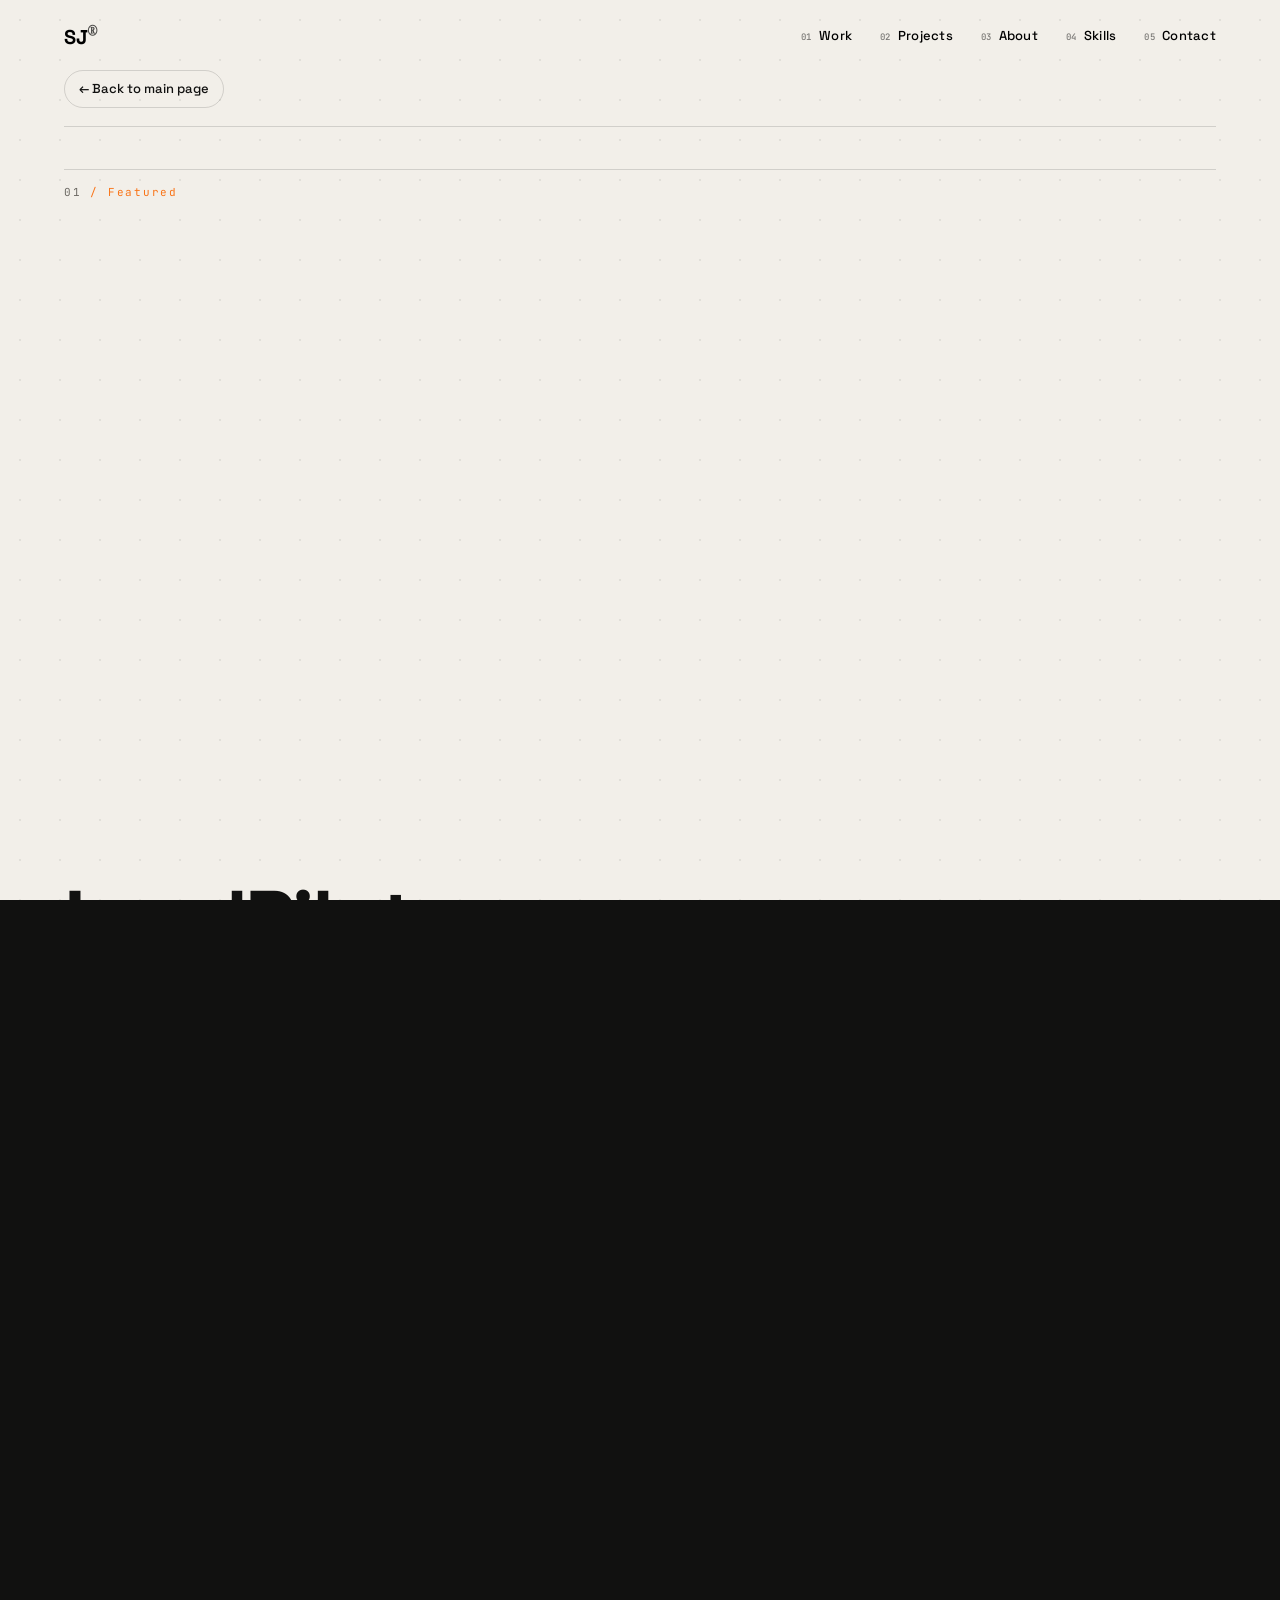
<file: project-view.html>
<!DOCTYPE html>
<html lang="en">
<head>
  <meta charset="UTF-8">
  <meta name="viewport" content="width=device-width, initial-scale=1.0">
  <title>Project Details — Sneha Jindal</title>
  <meta name="description" content="Project details by Sneha Jindal.">
  <link rel="icon" type="image/svg+xml" href="favicon.svg">
  <link rel="preconnect" href="https://fonts.googleapis.com">
  <link rel="preconnect" href="https://fonts.gstatic.com" crossorigin>
  <link href="https://fonts.googleapis.com/css2?family=Space+Grotesk:wght@400;500;600;700&family=Instrument+Serif:ital@0;1&family=JetBrains+Mono:wght@400;500&display=swap" rel="stylesheet">
  <link rel="stylesheet" href="css/style.css">
</head>
<body>
  <div class="grid-bg"></div>
  <div class="section-transition"></div>

  <header class="nav" id="nav">
    <a href="index.html#top" class="nav-logo" data-cursor="hover">SJ<em>®</em></a>
    <nav class="nav-links">
      <a href="index.html#work" data-cursor="hover"><span>01</span> Work</a>
      <a href="index.html#work" data-cursor="hover"><span>02</span> Projects</a>
      <a href="index.html#about" data-cursor="hover"><span>03</span> About</a>
      <a href="index.html#skills" data-cursor="hover"><span>04</span> Skills</a>
      <a href="index.html#contact" data-cursor="hover"><span>05</span> Contact</a>
    </nav>
    <button class="nav-toggle" id="navToggle" aria-label="Menu">
      <span></span><span></span>
    </button>
  </header>

  <div class="mobile-menu" id="mobileMenu">
    <a href="index.html#work">Work</a>
    <a href="index.html#work">Projects</a>
    <a href="index.html#about">About</a>
    <a href="index.html#skills">Skills</a>
    <a href="index.html#markets">Markets</a>
    <a href="index.html#life">Life</a>
    <a href="index.html#contact">Contact</a>
    <div class="mobile-socials">
      <a href="https://github.com/Snehajindl24" target="_blank">GitHub</a>
      <a href="https://linkedin.com/in/sneha-jindal-ab0595358" target="_blank">LinkedIn</a>
    </div>
  </div>

  <main class="detail-shell" id="top">
    <div class="detail-topbar">
      <div class="back-links">
        <a href="index.html#work" class="back-link" data-cursor="hover">← Back to main page</a>
      </div>
    </div>

    <div id="project-detail"></div>
  </main>

  <script>
    const navToggle = document.getElementById('navToggle');
    const mobileMenu = document.getElementById('mobileMenu');
    if (navToggle && mobileMenu) {
      navToggle.addEventListener('click', () => {
        navToggle.classList.toggle('open');
        mobileMenu.classList.toggle('open');
      });
      mobileMenu.querySelectorAll('a').forEach(link => {
        link.addEventListener('click', () => {
          navToggle.classList.remove('open');
          mobileMenu.classList.remove('open');
        });
      });
    }
  </script>
  <script>
    const projectData = {
      leadpilot: {
        index: '01',
        title: 'LeadPilot',
        featured: true,
        type: 'AI-Powered CRM · Full-Stack SaaS',
        desc: 'A production CRM that helps sales teams manage leads, track deals on a Kanban pipeline, and get AI-generated insights on where revenue is leaking. Built end-to-end, deployed to the cloud, and installable as a PWA on any device.',
        bullets: [
          'Full auth system, multi-company workspaces, lead CRUD & drag-drop deal pipeline',
          'Google Gemini API integration generating live pipeline health insights',
          'Migrated SQLite → cloud PostgreSQL; deployed on Render with CI from GitHub',
          'Progressive Web App — custom manifest, service worker & installable on mobile'
        ],
        stack: ['Python','Flask','PostgreSQL','Supabase','Gemini API','SQLAlchemy','JavaScript','PWA','Render'],
        liveUrl: 'https://leadpilot-56ml.onrender.com',
        githubUrl: 'https://github.com/Snehajindl24/LeadPilot',
        images: ['leadpilot-1.jpg','leadpilot-2.jpg','leadpilot-3.jpg','leadpilot-4.jpg']
      },
      stockpulse: {
        index: '02',
        title: 'StockPulse',
        featured: true,
        type: 'AI Signal Room · Fintech · LLM',
        desc: 'An AI-powered stock sentiment analyzer that turns market noise into a signal. Enter any US ticker → get real-time price data, aggregated news headlines, and a Llama 3.3 70B generated BUY / HOLD / SELL verdict with confidence scoring — bridging my CS stack with my derivatives coursework.',
        bullets: [
          'Real-time stock data (Finnhub) + news aggregation (NewsAPI) + LLM sentiment (Groq / Llama 3.3 70B)',
          'Persistent watchlist, compare mode (up to 4 tickers), sentiment history with interactive SVG charts',
          'Signal feed that surfaces meaningful shifts across tracked tickers over time',
          'Deployed as an installable PWA on Render with service-worker caching & smart install prompts'
        ],
        stack: ['Python','Flask','Groq','Llama 3.3 70B','Finnhub API','NewsAPI','Vanilla JS','SVG','PWA','Render'],
        liveUrl: 'https://stockpulse-fqgk.onrender.com',
        githubUrl: 'https://github.com/Snehajindl24/StockPulse',
        images: ['stockpulse-1.jpg','stockpulse-2.jpg','stockpulse-3.jpg','stockpulse-4.jpg']
      },
      watermarking: {
        index: '03',
        title: 'Invisible & Robust Watermarking',
        featured: false,
        type: 'Computer Vision · Deep Learning',
        desc: 'A watermarking system that hides ownership data inside images invisibly — and survives compression, cropping and noise. Built on DWT + SVD with a CNN-based decoder. Team project · certified by Thapar Institute.',
        bullets: [
          'PSNR > 38 dB across 200+ test images',
          'DWT + SVD embedding with CNN decoder for extraction',
          'Web interface for image upload & watermark verification',
          'Robustness benchmarked with PSNR, SSIM & BER metrics'
        ],
        stack: ['Python','OpenCV','TensorFlow','NumPy','DWT','SVD'],
        liveUrl: 'https://invisible-watermarking-psi.vercel.app/',
        githubUrl: 'https://github.com/samiksha-bansal1/Invisible-Watermarking',
        images: ['watermarking-1.jpg','watermarking-2.jpg']
      },
      finsight: {
        index: '04',
        title: 'Financial Statement Analytics',
        featured: false,
        type: 'Financial Statement Analytics · Power BI Dashboard',
        desc: 'A full-stack financial analytics dashboard that turns raw multi-sector financial statements into an interactive risk and performance report. Covers 8 NSE-listed companies across IT, Banking and FMCG — from automated Python ETL through a star-schema data model to a 4-page interactive Power BI report with drill-through analysis and a composite financial health score.',
        bullets: [
          'Automated ETL pipeline in Python (yfinance) feeding a star-schema model — 3 fact tables, 2 dimension tables — for scalable multi-sector reporting',
          '15+ custom DAX measures (ROE, margins, Debt-to-Equity, Free Cash Flow, YoY growth) plus a composite Financial Health Score with Red/Amber/Green risk flags',
          '4-page interactive Power BI report: executive KPI overview, trend analysis with a what-if margin stress simulator, sector benchmarking heatmap, and company-level drill-through',
          'Surfaced a cross-sector insight that sector averages mask firm-level performance gaps (e.g. Wipro\'s Health Score of 70 vs. sector-leading TCS/Infosys at 100)'
        ],
        stack: ['Python','yfinance','pandas','Power BI','Power Query (M)','DAX','Star Schema'],
        liveUrl: null,
        githubUrl: 'https://github.com/Snehajindl24/financial-statement-analytics-powerbi',
        images: ['finsight-1.jpg','finsight-2.jpg','finsight-3.jpg','finsight-4.jpg']
      }
    };

    const slug = new URLSearchParams(window.location.search).get('slug') || 'leadpilot';
    const project = projectData[slug] || projectData.leadpilot;
    const detail = document.getElementById('project-detail');

    const renderBadges = (project) => {
      const live = project.liveUrl ? `<a href="${project.liveUrl}" target="_blank" class="link-arrow" data-cursor="hover">Live Site <i>↗</i></a>` : '';
      return `${live}<a href="${project.githubUrl}" target="_blank" class="link-arrow" data-cursor="hover">GitHub <i>↗</i></a>`;
    };

    const renderGallery = (images) => {
      const items = images.map((src, index) => `<img class="g-img ${index === 0 ? 'is-active' : ''}" src="assets/images/projects/${src}" alt="${project.title} ${index + 1}" onerror="this.style.opacity=0">`).join('');
      const dots = images.map((_, index) => `<button class="g-dot ${index === 0 ? 'is-active' : ''}" data-idx="${index}" aria-label="Image ${index + 1}"></button>`).join('');
      return `
        <div class="project-media media" data-label="projects/${images[0].split('-')[0]}.jpg" data-cursor="view">
          <div class="tilt-inner">
            <div class="gallery" data-gallery>
              ${items}
              <div class="g-dots">${dots}</div>
            </div>
            ${project.liveUrl ? '<span class="live-badge"><i></i> Live</span>' : ''}
            <div class="hover-label"><span>View Project →</span></div>
          </div>
        </div>
      `;
    };

    detail.innerHTML = `
      <article class="project ${project.featured ? 'featured' : ''} detail-project">
        <div class="project-index">${project.index}${project.featured ? ' <em>/ Featured</em>' : ''}</div>
        ${renderGallery(project.images)}
        <div class="project-info">
          <h3>${project.title}</h3>
          <p class="project-type">${project.type}</p>
          <p class="project-desc">${project.desc}</p>
          <ul class="project-points">
            ${project.bullets.map(item => `<li>${item}</li>`).join('')}
          </ul>
          <div class="stack">
            ${project.stack.map(tag => `<span>${tag}</span>`).join('')}
          </div>
          <div class="project-links">
            ${renderBadges(project)}
          </div>
        </div>
      </article>
    `;

    document.title = `${project.title} — Sneha Jindal`;

    document.querySelectorAll('[data-gallery]').forEach(gallery => {
      const imgs = gallery.querySelectorAll('.g-img');
      const dots = gallery.querySelectorAll('.g-dot');
      if (imgs.length <= 1) return;
      let idx = 0;
      const go = (next) => {
        idx = (next + imgs.length) % imgs.length;
        imgs.forEach((img, i) => img.classList.toggle('is-active', i === idx));
        dots.forEach((dot, i) => dot.classList.toggle('is-active', i === idx));
      };
      dots.forEach(dot => {
        dot.addEventListener('click', (event) => {
          event.preventDefault();
          go(Number(dot.dataset.idx));
        });
      });
      setInterval(() => go(idx + 1), 3200);
    });
  </script>
</body>
</html>
</file>
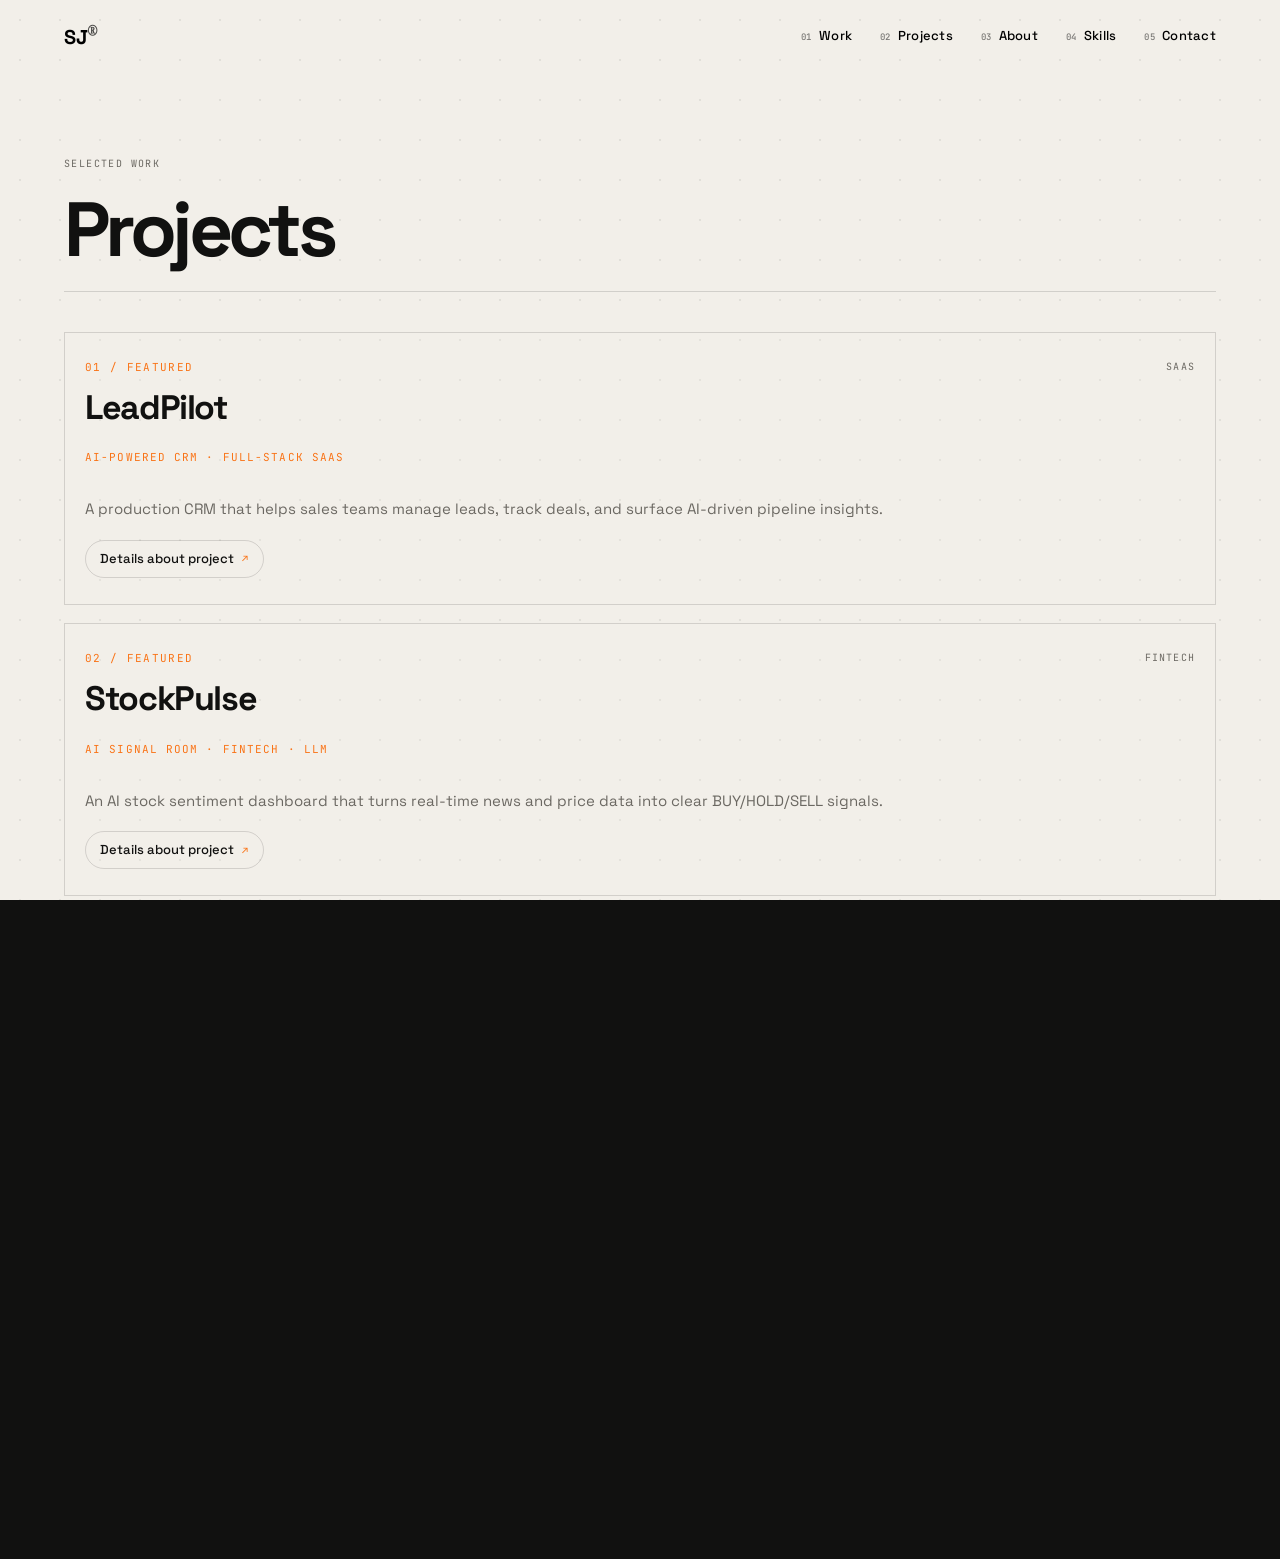
<file: projects.html>
<!DOCTYPE html>
<html lang="en">
<head>
  <meta charset="UTF-8">
  <meta name="viewport" content="width=device-width, initial-scale=1.0">
  <title>Projects — Sneha Jindal</title>
  <meta name="description" content="Selected projects by Sneha Jindal — product, fintech, ML, analytics and full-stack work.">
  <link rel="icon" type="image/svg+xml" href="favicon.svg">
  <link rel="preconnect" href="https://fonts.googleapis.com">
  <link rel="preconnect" href="https://fonts.gstatic.com" crossorigin>
  <link href="https://fonts.googleapis.com/css2?family=Space+Grotesk:wght@400;500;600;700&family=Instrument+Serif:ital@0;1&family=JetBrains+Mono:wght@400;500&display=swap" rel="stylesheet">
  <link rel="stylesheet" href="css/style.css">
</head>
<body>
  <div class="grid-bg"></div>
  <div class="section-transition"></div>

  <header class="nav" id="nav">
    <a href="index.html#top" class="nav-logo" data-cursor="hover">SJ<em>®</em></a>
    <nav class="nav-links">
      <a href="index.html#work" data-cursor="hover"><span>01</span> Work</a>
      <a href="index.html#work" data-cursor="hover"><span>02</span> Projects</a>
      <a href="index.html#about" data-cursor="hover"><span>03</span> About</a>
      <a href="index.html#skills" data-cursor="hover"><span>04</span> Skills</a>
      <a href="index.html#contact" data-cursor="hover"><span>05</span> Contact</a>
    </nav>
    <button class="nav-toggle" id="navToggle" aria-label="Menu">
      <span></span><span></span>
    </button>
  </header>

  <div class="mobile-menu" id="mobileMenu">
    <a href="index.html#work">Work</a>
    <a href="index.html#work">Projects</a>
    <a href="index.html#about">About</a>
    <a href="index.html#skills">Skills</a>
    <a href="index.html#markets">Markets</a>
    <a href="index.html#life">Life</a>
    <a href="index.html#contact">Contact</a>
    <div class="mobile-socials">
      <a href="https://github.com/Snehajindl24" target="_blank">GitHub</a>
      <a href="https://linkedin.com/in/sneha-jindal-ab0595358" target="_blank">LinkedIn</a>
    </div>
  </div>

  <main class="project-page-shell" id="top">
    <section class="project-archive-header">
      <span class="project-archive-kicker">Selected work</span>
      <h1 class="project-archive-title">Projects</h1>
    </section>

    <div class="project-archive-grid">
      <article class="archive-card">
        <div class="archive-card-top">
          <div class="archive-card-index">01 / Featured</div>
          <span class="archive-card-kicker">SaaS</span>
        </div>
        <h3>LeadPilot</h3>
        <p class="project-type">AI-Powered CRM · Full-Stack SaaS</p>
        <p class="archive-card-desc">A production CRM that helps sales teams manage leads, track deals, and surface AI-driven pipeline insights.</p>
        <div class="archive-card-links">
          <a href="project-view.html?slug=leadpilot" class="archive-card-link" data-cursor="hover">Details about project <i>↗</i></a>
        </div>
      </article>

      <article class="archive-card">
        <div class="archive-card-top">
          <div class="archive-card-index">02 / Featured</div>
          <span class="archive-card-kicker">Fintech</span>
        </div>
        <h3>StockPulse</h3>
        <p class="project-type">AI Signal Room · Fintech · LLM</p>
        <p class="archive-card-desc">An AI stock sentiment dashboard that turns real-time news and price data into clear BUY/HOLD/SELL signals.</p>
        <div class="archive-card-links">
          <a href="project-view.html?slug=stockpulse" class="archive-card-link" data-cursor="hover">Details about project <i>↗</i></a>
        </div>
      </article>

      <article class="archive-card">
        <div class="archive-card-top">
          <div class="archive-card-index">03</div>
          <span class="archive-card-kicker">CV</span>
        </div>
        <h3>Invisible &amp; Robust Watermarking</h3>
        <p class="project-type">Computer Vision · Deep Learning</p>
        <p class="archive-card-desc">A robust image watermarking system built to survive compression, noise, and cropping while staying visually invisible.</p>
        <div class="archive-card-links">
          <a href="project-view.html?slug=watermarking" class="archive-card-link" data-cursor="hover">Details about project <i>↗</i></a>
        </div>
      </article>

      <article class="archive-card">
        <div class="archive-card-top">
          <div class="archive-card-index">04</div>
          <span class="archive-card-kicker">Analytics</span>
        </div>
        <h3>Financial Statement Analytics</h3>
        <p class="project-type">Financial Statement Analytics · Power BI Dashboard</p>
        <p class="archive-card-desc">A dashboard that transforms multi-company financial statements into a comparable risk and performance view.</p>
        <div class="archive-card-links">
          <a href="project-view.html?slug=finsight" class="archive-card-link" data-cursor="hover">Details about project <i>↗</i></a>
        </div>
      </article>
    </div>
  </main>

  <script>
    const navToggle = document.getElementById('navToggle');
    const mobileMenu = document.getElementById('mobileMenu');
    if (navToggle && mobileMenu) {
      navToggle.addEventListener('click', () => {
        navToggle.classList.toggle('open');
        mobileMenu.classList.toggle('open');
      });
      mobileMenu.querySelectorAll('a').forEach(link => {
        link.addEventListener('click', () => {
          navToggle.classList.remove('open');
          mobileMenu.classList.remove('open');
        });
      });
    }
  </script>
</body>
</html>
</file>
<file: css/style.css>
/* ══════════════════════════════════════════
   SNEHA JINDAL — PORTFOLIO v2 (award mode)
══════════════════════════════════════════ */

:root{
  --cream:#F2EFE9;
  --cream-2:#E8E3D9;
  --ink:#111110;
  --ink-soft:#6B6862;
  --line:rgba(17,17,16,.14);
  --accent:#F97316;

  --f-sans:'Space Grotesk',system-ui,sans-serif;
  --f-serif:'Instrument Serif',Georgia,serif;
  --f-mono:'JetBrains Mono',monospace;

  --pad:clamp(20px,5vw,90px);
  --ease:cubic-bezier(.22,1,.36,1);
}

*,*::before,*::after{margin:0;padding:0;box-sizing:border-box}

html{-webkit-font-smoothing:antialiased;text-rendering:optimizeLegibility}
html.lenis,html.lenis body{height:auto}
.lenis.lenis-smooth{scroll-behavior:auto!important}

body{
  font-family:var(--f-sans);
  background:var(--cream);
  color:var(--ink);
  overflow-x:hidden;
  line-height:1.55;
  position:relative;
}
body.loading{overflow:hidden;height:100vh}

img{display:block;width:100%;height:100%;object-fit:cover}
a{color:inherit;text-decoration:none}
button{font:inherit;cursor:pointer;border:0;background:none;color:inherit}
::selection{background:var(--accent);color:#fff}

.serif-i{font-family:var(--f-serif);font-style:italic;font-weight:400;letter-spacing:-.01em}

::-webkit-scrollbar{width:8px}
::-webkit-scrollbar-track{background:var(--cream-2)}
::-webkit-scrollbar-thumb{background:var(--ink);border-radius:8px}

/* ══════════ 🆕 INTERACTIVE GRID BACKGROUND ══════════ */
.grid-bg{
  position:fixed;inset:0;z-index:0;pointer-events:none;
  background-image:
    radial-gradient(circle at center, rgba(17,17,16,.14) 1px, transparent 1.5px);
  background-size:40px 40px;
  opacity:.5;
  -webkit-mask-image:radial-gradient(circle var(--mx,-100px) var(--my,-100px), rgba(0,0,0,1) 0, rgba(0,0,0,.15) 200px, rgba(0,0,0,.03) 400px);
          mask-image:radial-gradient(circle var(--mx,-100px) var(--my,-100px), rgba(0,0,0,1) 0, rgba(0,0,0,.15) 200px, rgba(0,0,0,.03) 400px);
  transition:opacity .4s;
}
@media(max-width:900px){.grid-bg{display:none}}
main{position:relative;z-index:1}
.nav,.preloader,.cursor,.mobile-menu,.toast,.section-transition{z-index:auto}

/* ══════════ 🆕 SECTION TRANSITION SLIDE ══════════ */
.section-transition{
  position:fixed;inset:0;background:var(--ink);z-index:800;
  transform:translateY(100%);pointer-events:none;
  will-change:transform;
}

/* ══════════ PRELOADER ══════════ */
.preloader{
  position:fixed;inset:0;z-index:9999;background:var(--ink);
  display:flex;align-items:center;justify-content:center;
}
.pre-inner{width:min(420px,80vw);text-align:center;color:var(--cream)}
.pre-name{display:flex;justify-content:center;gap:.08em;font-size:clamp(28px,6vw,48px);font-weight:700;letter-spacing:.14em}
.pre-name span{opacity:0;transform:translateY(24px);animation:preIn .7s var(--ease) forwards}
.pre-name span:nth-child(1){animation-delay:.05s}
.pre-name span:nth-child(2){animation-delay:.12s}
.pre-name span:nth-child(3){animation-delay:.19s}
.pre-name span:nth-child(4){animation-delay:.26s}
.pre-name span:nth-child(5){animation-delay:.33s}
@keyframes preIn{to{opacity:1;transform:translateY(0)}}
.pre-bar{margin:26px 0 12px;height:2px;background:rgba(242,239,233,.2);overflow:hidden}
.pre-bar-fill{height:100%;width:0;background:var(--accent)}
.pre-count{font-family:var(--f-mono);font-size:12px;letter-spacing:.1em;opacity:.6}

/* ══════════ CURSOR ══════════ */
.cursor{
  position:fixed;top:0;left:0;width:12px;height:12px;border-radius:50%;
  background:var(--ink);pointer-events:none;z-index:9998;
  transform:translate(-50%,-50%);mix-blend-mode:difference;
  transition:width .3s var(--ease),height .3s var(--ease),background .3s;
  display:flex;align-items:center;justify-content:center;
}
.cursor.hover{width:56px;height:56px;background:var(--accent);mix-blend-mode:normal}
.cursor.view{width:96px;height:96px;background:var(--ink);mix-blend-mode:normal}
.cursor-label{
  font-family:var(--f-mono);font-size:10px;letter-spacing:.12em;text-transform:uppercase;
  color:var(--cream);opacity:0;transition:opacity .2s;white-space:nowrap;
}
.cursor.view .cursor-label{opacity:1}
@media(hover:none),(max-width:900px){.cursor{display:none}}

/* ══════════ NAV ══════════ */
.nav{
  position:fixed;top:0;left:0;right:0;z-index:900;
  display:flex;align-items:center;justify-content:space-between;
  padding:22px var(--pad);
  mix-blend-mode:difference;color:var(--cream);
  transition:transform .5s var(--ease);
}
.nav.hidden{transform:translateY(-120%)}
.nav-logo{font-weight:700;font-size:20px;letter-spacing:-.02em}
.nav-logo em{font-family:var(--f-serif);font-size:12px;vertical-align:super;opacity:.7}
.nav-links{display:flex;gap:28px}
.nav-links a{
  font-size:13px;font-weight:500;letter-spacing:.02em;position:relative;padding-bottom:3px;
}
.nav-links a span{font-family:var(--f-mono);font-size:9px;opacity:.5;margin-right:4px}
.nav-links a::after{
  content:'';position:absolute;left:0;bottom:0;height:1px;width:0;background:currentColor;
  transition:width .4s var(--ease);
}
.nav-links a:hover::after{width:100%}

.nav-toggle{display:none;flex-direction:column;gap:5px;width:26px;z-index:901}
.nav-toggle span{display:block;height:1.5px;background:currentColor;transition:.35s var(--ease)}
.nav-toggle.open span:nth-child(1){transform:translateY(3.2px) rotate(45deg)}
.nav-toggle.open span:nth-child(2){transform:translateY(-3.2px) rotate(-45deg)}

.mobile-menu{
  position:fixed;inset:0;background:var(--ink);z-index:890;
  display:flex;flex-direction:column;justify-content:center;gap:6px;padding:0 var(--pad);
  clip-path:inset(0 0 100% 0);transition:clip-path .7s var(--ease);
}
.mobile-menu.open{clip-path:inset(0 0 0 0)}
.mobile-menu a{color:var(--cream);font-size:clamp(34px,9vw,56px);font-weight:600;letter-spacing:-.03em;line-height:1.15}
.mobile-socials{display:flex;gap:22px;margin-top:36px}
.mobile-socials a{font-size:13px!important;font-weight:400!important;opacity:.6;text-decoration:underline}

@media(max-width:900px){
  .nav-links{display:none}
  .nav-toggle{display:flex}
}

/* ══════════ MEDIA — 🆕 clip-path reveal ══════════ */
.media{
  position:relative;overflow:hidden;background:var(--cream-2);isolation:isolate;
  clip-path:polygon(0 100%, 100% 100%, 100% 100%, 0 100%);
  transition:clip-path 1.4s cubic-bezier(.7,0,.3,1);
}
.media.revealed{clip-path:polygon(0 0, 100% 0, 100% 100%, 0 100%)}
.media::before{
  content:'';position:absolute;inset:0;z-index:0;
  background:
    radial-gradient(120% 90% at 20% 10%,rgba(249,115,22,.22),transparent 60%),
    radial-gradient(110% 90% at 85% 90%,rgba(17,17,16,.16),transparent 60%),
    repeating-linear-gradient(45deg,rgba(17,17,16,.035) 0 12px,transparent 12px 24px);
}
.media::after{
  content:attr(data-label);
  position:absolute;left:14px;bottom:12px;z-index:1;
  font-family:var(--f-mono);font-size:10px;letter-spacing:.1em;
  color:var(--ink-soft);background:rgba(242,239,233,.85);
  padding:5px 9px;border-radius:2px;
}
.media img{position:relative;z-index:2;transition:transform 1.1s var(--ease),opacity .4s}
.media img[style*="opacity: 0"]{pointer-events:none}
.media:hover img{transform:scale(1.045)}

/* ══════════ HERO ══════════ */
.hero{
  min-height:100svh;padding:110px var(--pad) 50px;
  display:flex;flex-direction:column;justify-content:space-between;position:relative;
  gap:clamp(30px,4vw,50px);
}
.hero-top{display:flex;flex-direction:column;gap:clamp(24px,3vw,40px)}
.hero-meta{
  display:flex;justify-content:space-between;flex-wrap:wrap;gap:12px;
  font-family:var(--f-mono);font-size:11px;letter-spacing:.08em;color:var(--ink-soft);
}
.meta-item{display:flex;align-items:center;gap:8px}
.dot{width:7px;height:7px;border-radius:50%;background:#22c55e;box-shadow:0 0 0 0 rgba(34,197,94,.6);animation:pulse 2s infinite}
@keyframes pulse{70%{box-shadow:0 0 0 9px rgba(34,197,94,0)}100%{box-shadow:0 0 0 0 rgba(34,197,94,0)}}

.hero-title{
  font-size:clamp(64px,14vw,220px);font-weight:700;line-height:.86;
  letter-spacing:-.045em;margin:0;
}
.hero-title .line{display:block;overflow:hidden}
.hero-title .w{display:block;transform:translateY(0)}

.hero-bottom{display:grid;grid-template-columns:minmax(180px,300px) 1fr;gap:clamp(24px,5vw,70px);align-items:end;border-top:1px solid var(--line);padding-top:34px}
.hero-photo{aspect-ratio:4/5;border-radius:3px}
.hero-intro{max-width:600px}
.hero-intro p{font-size:clamp(16px,1.7vw,21px);line-height:1.55;margin-bottom:16px}
.hero-intro p.small{font-size:clamp(14px,1.3vw,16px);color:var(--ink-soft)}
.hero-intro em{font-family:var(--f-serif);font-style:italic;font-size:1.08em}

.btn-magnetic{
  display:inline-flex;align-items:center;gap:10px;margin-top:14px;
  padding:14px 26px;border:1px solid var(--ink);border-radius:100px;
  font-size:13px;font-weight:500;position:relative;overflow:hidden;
  transition:color .4s var(--ease);
}
.btn-magnetic::before{
  content:'';position:absolute;inset:0;background:var(--ink);z-index:-1;
  transform:translateY(101%);transition:transform .45s var(--ease);
}
.btn-magnetic:hover{color:var(--cream)}
.btn-magnetic:hover::before{transform:translateY(0)}
.btn-magnetic svg{transition:transform .4s var(--ease)}
.btn-magnetic:hover svg{transform:translateY(3px)}

.scroll-hint{position:absolute;right:var(--pad);bottom:50px;display:flex;flex-direction:column;align-items:center;gap:8px;font-family:var(--f-mono);font-size:10px;letter-spacing:.16em;text-transform:uppercase;color:var(--ink-soft)}
.scroll-hint i{width:1px;height:46px;background:var(--line);position:relative;overflow:hidden}
.scroll-hint i::after{content:'';position:absolute;top:-46px;left:0;width:1px;height:46px;background:var(--ink);animation:scrollLine 1.9s infinite var(--ease)}
@keyframes scrollLine{to{top:46px}}

@media(max-width:860px){
  .hero-bottom{grid-template-columns:1fr}
  .hero-photo{max-width:230px;aspect-ratio:1/1}
  .scroll-hint{display:none}
}

/* ══════════ MARQUEE ══════════ */
.marquee-wrap{background:var(--ink);color:var(--cream);padding:20px 0;overflow:hidden;position:relative;z-index:2}
.marquee{display:flex}
.marquee-track{display:flex;white-space:nowrap;animation:marq 34s linear infinite}
.marquee-track span{font-size:clamp(20px,3.4vw,42px);font-weight:600;letter-spacing:-.02em;padding-right:34px}
.marquee-track i{color:var(--accent);font-style:normal;padding:0 12px}
.marquee-wrap:hover .marquee-track{animation-play-state:paused}
@keyframes marq{to{transform:translateX(-50%)}}

/* ══════════ SECTION SHELL ══════════ */
.section{padding:clamp(80px,11vw,170px) var(--pad);position:relative;z-index:2}
.sec-head{display:flex;align-items:center;gap:12px;margin-bottom:26px;font-family:var(--f-mono);font-size:11px;letter-spacing:.16em;text-transform:uppercase;color:var(--ink-soft)}
.sec-head::after{content:'';flex:1;height:1px;background:var(--line)}
.sec-head.light{color:rgba(242,239,233,.55)}
.sec-head.light::after{background:rgba(242,239,233,.2)}
.sec-num{color:var(--accent);font-weight:500;display:inline-block;min-width:22px}
.sec-title{font-size:clamp(38px,7vw,96px);font-weight:700;letter-spacing:-.04em;line-height:1;margin-bottom:56px}

/* ══════════ ABOUT ══════════ */
.big-statement{
  font-size:clamp(28px,5.2vw,72px);font-weight:600;line-height:1.08;
  letter-spacing:-.035em;max-width:16ch;margin-bottom:80px;
}
.big-statement .w{display:inline-block;opacity:.12;transition:opacity .3s}
.about-grid{display:grid;grid-template-columns:.85fr 1.15fr;gap:clamp(28px,6vw,90px);align-items:start}
.about-photo{aspect-ratio:3/4;border-radius:3px;position:sticky;top:110px}
.about-copy p{font-size:clamp(15px,1.5vw,18px);color:var(--ink-soft);margin-bottom:20px;max-width:60ch}
.about-copy em{font-family:var(--f-serif);font-style:italic;color:var(--ink);font-size:1.08em}
.about-copy code{font-family:var(--f-mono);font-size:.85em;background:var(--cream-2);padding:2px 6px;border-radius:3px;color:var(--ink)}

.traits{display:grid;grid-template-columns:repeat(2,1fr);gap:1px;background:var(--line);margin-top:44px;border:1px solid var(--line)}
.trait{background:var(--cream);padding:26px 22px;transition:background .4s var(--ease)}
.trait:hover{background:var(--ink)}
.trait:hover h4,.trait:hover p,.trait:hover span{color:var(--cream)}
.trait span{font-family:var(--f-mono);font-size:10px;color:var(--accent);letter-spacing:.1em}
.trait h4{font-size:19px;font-weight:600;margin:8px 0 6px;letter-spacing:-.02em}
.trait p{font-size:13.5px;color:var(--ink-soft);margin:0;line-height:1.5}

@media(max-width:900px){
  .about-grid{grid-template-columns:1fr}
  .about-photo{position:static;max-width:320px;aspect-ratio:1/1}
  .traits{grid-template-columns:1fr}
}

/* ══════════ PROJECTS — 🆕 tilt + label overlay ══════════ */
.projects{display:flex;flex-direction:column;gap:clamp(70px,10vw,150px)}
.project{display:grid;grid-template-columns:1fr 1fr;gap:clamp(24px,4vw,64px);align-items:center}
.project:nth-child(even) .project-media{order:2}
.project.featured{grid-template-columns:1fr;gap:36px}
.project-index{
  grid-column:1/-1;font-family:var(--f-mono);font-size:11px;letter-spacing:.16em;
  color:var(--ink-soft);border-top:1px solid var(--line);padding-top:14px;
}
.project-index em{font-style:normal;color:var(--accent)}
.project-media{
  aspect-ratio:16/10;border-radius:4px;cursor:none;
  perspective:1200px;transform-style:preserve-3d;will-change:transform;
}
.project-media .tilt-inner{
  position:absolute;inset:0;transition:transform .4s var(--ease);transform-style:preserve-3d;
}
.project.featured .project-media{aspect-ratio:16/8.4}

.project-media .hover-label{
  position:absolute;inset:0;z-index:4;display:flex;align-items:center;justify-content:center;
  background:rgba(17,17,16,.55);opacity:0;transition:opacity .4s var(--ease);
  font-family:var(--f-mono);font-size:12px;letter-spacing:.24em;text-transform:uppercase;color:var(--cream);
  pointer-events:none;
}
.project-media .hover-label span{transform:translateY(12px);transition:transform .5s var(--ease);display:inline-flex;align-items:center;gap:12px}
.project-media:hover .hover-label{opacity:1}
.project-media:hover .hover-label span{transform:translateY(0)}

.live-badge{
  position:absolute;top:14px;right:14px;z-index:3;display:flex;align-items:center;gap:6px;
  background:var(--ink);color:var(--cream);font-family:var(--f-mono);font-size:10px;
  letter-spacing:.12em;text-transform:uppercase;padding:7px 12px;border-radius:100px;
}
.live-badge i{width:6px;height:6px;border-radius:50%;background:#22c55e;animation:pulse 2s infinite}

.project-info h3{font-size:clamp(28px,4vw,58px);font-weight:700;letter-spacing:-.035em;line-height:1.02}
.project.featured .project-info{display:grid;grid-template-columns:1fr 1fr;gap:clamp(20px,4vw,60px);align-items:start}
.project.featured .project-info h3{grid-column:1;font-size:clamp(38px,6.5vw,86px)}
.project.featured .project-type{grid-column:1}
.project.featured .project-desc,
.project.featured .project-points,
.project.featured .stack,
.project.featured .project-links{grid-column:2}
.project-type{font-family:var(--f-mono);font-size:11px;letter-spacing:.1em;text-transform:uppercase;color:var(--accent);margin:10px 0 16px}
.project-desc{font-size:clamp(14.5px,1.4vw,17px);color:var(--ink-soft);max-width:56ch;margin-bottom:18px}
.project-desc em{font-family:var(--f-serif);font-style:italic;color:var(--ink)}
.project-points{list-style:none;margin-bottom:22px}
.project-points li{position:relative;padding-left:20px;font-size:14px;color:var(--ink-soft);margin-bottom:9px;line-height:1.5}
.project-points li::before{content:'→';position:absolute;left:0;color:var(--accent)}

.stack{display:flex;flex-wrap:wrap;gap:7px;margin-bottom:24px}
.stack span{
  font-family:var(--f-mono);font-size:10.5px;letter-spacing:.05em;
  border:1px solid var(--line);padding:6px 11px;border-radius:100px;
  transition:.3s var(--ease);
}
.stack span:hover{background:var(--ink);color:var(--cream);border-color:var(--ink)}

.project-links{display:flex;gap:24px}
.link-arrow{
  font-size:13.5px;font-weight:500;border-bottom:1px solid var(--ink);
  padding-bottom:3px;display:inline-flex;align-items:center;gap:6px;transition:.3s;
}
.link-arrow i{font-style:normal;transition:transform .3s var(--ease)}
.link-arrow:hover{color:var(--accent);border-color:var(--accent)}
.link-arrow:hover i{transform:translate(3px,-3px)}

@media(max-width:900px){
  .project,.project.featured .project-info{grid-template-columns:1fr}
  .project:nth-child(even) .project-media{order:0}
  .project.featured .project-info h3,
  .project.featured .project-type,
  .project.featured .project-desc,
  .project.featured .project-points,
  .project.featured .stack,
  .project.featured .project-links{grid-column:1}
}

/* WIP badge for StockPulse */
.wip-badge{
  position:absolute;top:14px;right:14px;z-index:3;display:flex;align-items:center;gap:6px;
  background:var(--accent);color:#fff;font-family:var(--f-mono);font-size:10px;
  letter-spacing:.12em;text-transform:uppercase;padding:7px 12px;border-radius:100px;
}
.wip-badge i{width:6px;height:6px;border-radius:50%;background:#fff;animation:pulse 2s infinite}
.media.wip::before{
  background:
    radial-gradient(120% 90% at 30% 20%,rgba(249,115,22,.35),transparent 60%),
    radial-gradient(110% 90% at 80% 90%,rgba(17,17,16,.2),transparent 60%),
    repeating-linear-gradient(45deg,rgba(249,115,22,.06) 0 12px,transparent 12px 24px);
}

/* ALSO BUILT */
.also-built{
  margin-top:clamp(50px,7vw,90px);padding-top:26px;border-top:1px solid var(--line);
  display:flex;flex-wrap:wrap;align-items:center;gap:12px;
}
.ab-label{font-family:var(--f-mono);font-size:11px;letter-spacing:.16em;text-transform:uppercase;color:var(--ink-soft)}
.also-built a{
  display:inline-flex;align-items:center;gap:8px;font-size:13.5px;font-weight:500;
  padding:8px 16px;border:1px solid var(--line);border-radius:100px;transition:.35s var(--ease);
}
.also-built a i{font-style:normal;font-family:var(--f-mono);font-size:10px;color:var(--accent);letter-spacing:.06em}
.also-built a:hover{background:var(--ink);color:var(--cream);border-color:var(--ink)}
.also-built a:hover i{color:var(--accent)}

.project-page-shell{padding:clamp(30px,6vw,70px) var(--pad) 80px}
.project-archive-header{padding:80px 0 24px;border-bottom:1px solid var(--line);margin-bottom:30px}
.project-archive-kicker{font-family:var(--f-mono);font-size:10px;letter-spacing:.14em;text-transform:uppercase;color:var(--ink-soft)}
.project-archive-title{font-size:clamp(38px,6vw,84px);letter-spacing:-.06em;line-height:.96;margin:18px 0 0}
.project-archive-grid{display:grid;grid-template-columns:1fr;gap:18px;margin-top:40px}
.archive-card{
  display:flex;flex-direction:column;gap:14px;padding:26px 20px;border:1px solid var(--line);background:rgba(242,239,233,.2);transition:background .35s var(--ease),border-color .35s var(--ease),transform .35s var(--ease)
}
.archive-card:hover{background:var(--ink);color:var(--cream);border-color:var(--ink);transform:translateY(-2px)}
.archive-card:hover .archive-card-kicker,.archive-card:hover .archive-card-desc,.archive-card:hover .project-type,.archive-card:hover .archive-card-link{color:rgba(242,239,233,.8)}
.archive-card-top{display:flex;align-items:flex-start;justify-content:space-between;gap:18px}
.archive-card-index{font-family:var(--f-mono);font-size:11px;letter-spacing:.12em;color:var(--accent);text-transform:uppercase}
.archive-card h3{font-size:clamp(24px,3vw,34px);letter-spacing:-.04em;line-height:1.05;margin:0}
.archive-card-kicker{font-family:var(--f-mono);font-size:10px;letter-spacing:.12em;text-transform:uppercase;color:var(--ink-soft)}
.archive-card-desc{font-size:15px;line-height:1.7;color:var(--ink-soft);margin:0}
.archive-card-links{display:flex;flex-wrap:wrap;gap:12px;margin-top:4px}
.archive-card-link{display:inline-flex;align-items:center;gap:8px;padding:8px 14px;border:1px solid var(--line);border-radius:100px;font-size:13px;font-weight:500;transition:.35s var(--ease)}
.archive-card-link:hover{background:var(--ink);color:var(--cream);border-color:var(--ink)}
.archive-card-link i{font-style:normal;font-family:var(--f-mono);font-size:10px;color:var(--accent);letter-spacing:.06em}
.archive-card-link:hover i{color:var(--accent)}

.detail-shell{padding:clamp(30px,6vw,70px) var(--pad) 80px}
.detail-topbar{display:flex;flex-wrap:wrap;gap:12px;align-items:center;justify-content:space-between;margin-bottom:26px;padding-bottom:18px;border-bottom:1px solid var(--line)}
.back-links{display:flex;flex-wrap:wrap;gap:10px}
.back-link{display:inline-flex;align-items:center;gap:8px;padding:8px 14px;border:1px solid var(--line);border-radius:100px;font-size:13px;font-weight:500}
.back-link i{font-style:normal;font-family:var(--f-mono);font-size:10px;color:var(--accent);letter-spacing:.06em}
.back-link:hover{background:var(--ink);color:var(--cream);border-color:var(--ink)}
.back-link:hover i{color:var(--accent)}
.detail-project{padding-top:16px}

@media(max-width:820px){
  .project-page-shell{padding-top:30px}
  .project-archive-header{padding-top:50px}
  .archive-card-top{flex-direction:column}
  .detail-topbar{flex-direction:column;align-items:flex-start}
}

/* ══════════ SKILLS ══════════ */
.skill-rows{border-top:1px solid var(--line)}
.skill-row{
  display:grid;grid-template-columns:60px 220px 1fr;gap:20px;align-items:center;
  padding:26px 10px;border-bottom:1px solid var(--line);position:relative;
  transition:padding .45s var(--ease),color .45s;
}
.skill-row::before{
  content:'';position:absolute;inset:0;background:var(--ink);z-index:-1;
  transform:scaleY(0);transform-origin:bottom;transition:transform .45s var(--ease);
}
.skill-row:hover{padding-left:26px;color:var(--cream)}
.skill-row:hover::before{transform:scaleY(1);transform-origin:top}
.skill-row:hover .sr-tags span{border-color:rgba(242,239,233,.3)}
.sr-num{font-family:var(--f-mono);font-size:11px;color:var(--accent)}
.sr-name{font-size:clamp(19px,2.4vw,30px);font-weight:600;letter-spacing:-.025em}
.sr-tags{display:flex;flex-wrap:wrap;gap:7px;justify-content:flex-end}
.sr-tags span{font-family:var(--f-mono);font-size:11px;border:1px solid var(--line);padding:5px 11px;border-radius:100px;transition:.3s}

@media(max-width:820px){
  .skill-row{grid-template-columns:1fr;gap:10px}
  .sr-tags{justify-content:flex-start}
}

/* ══════════ FINANCE & MARKETS ══════════ */
.markets{background:var(--cream-2)}
.markets-intro{
  font-size:clamp(16px,1.8vw,22px);color:var(--ink-soft);max-width:70ch;
  margin-bottom:clamp(40px,5vw,70px);line-height:1.55;
}
.markets-intro em{font-family:var(--f-serif);font-style:italic;color:var(--ink);font-size:1.08em}
.markets-grid{
  display:grid;grid-template-columns:repeat(2,1fr);gap:1px;
  background:var(--line);border:1px solid var(--line);
}
.market-card{
  background:var(--cream-2);padding:34px 30px;transition:background .4s var(--ease);
}
.market-card:hover{background:var(--ink);color:var(--cream)}
.market-card:hover .mc-num{color:var(--accent)}
.market-card:hover p{color:rgba(242,239,233,.75)}
.mc-num{font-family:var(--f-mono);font-size:11px;color:var(--accent);letter-spacing:.14em;display:block;margin-bottom:14px}
.market-card h4{font-size:clamp(18px,2vw,24px);font-weight:600;letter-spacing:-.02em;margin-bottom:10px;line-height:1.25}
.market-card p{font-size:14px;color:var(--ink-soft);line-height:1.55;transition:color .4s var(--ease)}
.market-card p em{font-family:var(--f-serif);font-style:italic}
@media(max-width:820px){.markets-grid{grid-template-columns:1fr}}

/* ══════════ LIFE ══════════ */
.life{padding:clamp(70px,9vw,130px) 0;overflow:hidden;background:var(--cream-2);position:relative;z-index:2}
.life-intro{padding:0 var(--pad);margin-bottom:52px}
.life-intro .sec-title{margin-bottom:12px}
.life-intro p{color:var(--ink-soft);font-family:var(--f-serif);font-style:italic;font-size:19px}

.hscroll{width:100%}
.hscroll-track{display:flex;gap:22px;padding:0 var(--pad);will-change:transform}
.hs-item{flex:0 0 clamp(240px,34vw,430px);aspect-ratio:4/3;border-radius:4px}
.hs-item.tall{aspect-ratio:3/4;flex-basis:clamp(200px,26vw,340px);align-self:flex-start}
.hs-item .cap{
  position:absolute;bottom:12px;right:14px;z-index:3;
  font-family:var(--f-mono);font-size:10px;letter-spacing:.1em;text-transform:uppercase;
  background:var(--ink);color:var(--cream);padding:6px 10px;border-radius:2px;
}
@media(max-width:900px){
  .hscroll{overflow-x:auto;-webkit-overflow-scrolling:touch;scrollbar-width:none}
  .hscroll::-webkit-scrollbar{display:none}
  .hscroll-track{padding-right:calc(var(--pad) + 40px)}
}

/* ══════════ CREDENTIALS ══════════ */
.creds-grid{display:grid;grid-template-columns:1fr 1fr;gap:clamp(30px,6vw,90px)}
.cred-h{font-family:var(--f-mono);font-size:11px;letter-spacing:.16em;text-transform:uppercase;color:var(--accent);margin-bottom:22px}
.cred-h.mt{margin-top:42px}
.cred-item{border-top:1px solid var(--line);padding:20px 0}
.cred-year{font-family:var(--f-mono);font-size:11px;color:var(--ink-soft);margin-bottom:6px}
.cred-item h4{font-size:clamp(17px,2vw,23px);font-weight:600;letter-spacing:-.02em;margin-bottom:4px}
.cred-item p{font-size:14px;color:var(--ink-soft)}
.cred-note{font-size:12.5px!important;margin-top:8px;opacity:.8;line-height:1.6}
@media(max-width:820px){.creds-grid{grid-template-columns:1fr}}

/* ══════════ CONTACT ══════════ */
.contact{background:var(--ink);color:var(--cream);padding:clamp(80px,11vw,160px) var(--pad) 34px;position:relative;z-index:2}
.contact-big{font-size:clamp(40px,9vw,140px);font-weight:700;letter-spacing:-.045em;line-height:.95;margin-bottom:44px}
.contact-big .w{display:inline-block}
.mail-link{
  display:inline-block;font-size:clamp(17px,3vw,42px);font-weight:500;letter-spacing:-.03em;
  border-bottom:1px solid rgba(242,239,233,.35);padding-bottom:6px;transition:.4s var(--ease);word-break:break-all;
  min-height:1.2em;
}
.mail-link:hover{color:var(--accent);border-color:var(--accent)}
.mail-cursor{display:inline-block;width:2px;background:var(--accent);animation:blink 1s infinite;margin-left:2px;height:.8em;vertical-align:middle}
@keyframes blink{50%{opacity:0}}

.contact-actions{display:flex;gap:12px;margin:34px 0 70px;flex-wrap:wrap}
.ghost-btn{
  border:1px solid rgba(242,239,233,.3);border-radius:100px;padding:11px 22px;
  font-size:12.5px;font-weight:500;transition:.35s var(--ease);
}
.ghost-btn:hover{background:var(--cream);color:var(--ink);border-color:var(--cream)}

.contact-grid{display:grid;grid-template-columns:repeat(auto-fit,minmax(210px,1fr));gap:1px;background:rgba(242,239,233,.16);border:1px solid rgba(242,239,233,.16)}
.c-card{background:var(--ink);padding:26px 22px;display:flex;flex-direction:column;gap:5px;position:relative;transition:background .4s var(--ease)}
.c-card:hover{background:var(--accent)}
.c-label{font-family:var(--f-mono);font-size:10px;letter-spacing:.14em;text-transform:uppercase;opacity:.55}
.c-val{font-size:16px;font-weight:600;letter-spacing:-.02em}
.c-card i{position:absolute;top:22px;right:22px;font-style:normal;font-size:15px;transition:transform .35s var(--ease)}
.c-card:hover i{transform:translate(4px,-4px)}

.foot{
  display:flex;justify-content:space-between;flex-wrap:wrap;gap:14px;
  margin-top:70px;padding-top:22px;border-top:1px solid rgba(242,239,233,.16);
  font-family:var(--f-mono);font-size:11px;letter-spacing:.06em;opacity:.6;
}
.foot a:hover{opacity:1;color:var(--accent)}

/* ══════════ TOAST ══════════ */
.toast{
  position:fixed;bottom:26px;left:50%;transform:translate(-50%,120%);
  background:var(--ink);color:var(--cream);padding:12px 24px;border-radius:100px;
  font-size:13px;z-index:950;transition:transform .5s var(--ease);
}
.toast.show{transform:translate(-50%,0)}

/* ══════════ REVEAL ══════════ */
.reveal-text{opacity:0;transform:translateY(26px)}

@media(prefers-reduced-motion:reduce){
  *{animation:none!important;transition:none!important}
}
/* ══════════ HERO STATS ══════════ */
.hero-stats{
  display:grid;grid-template-columns:repeat(4,1fr);gap:20px;
  padding-top:24px;padding-bottom:6px;
  border-top:1px solid var(--line);
  opacity:0;
}
.hstat{display:flex;flex-direction:column;gap:8px}
.hstat-top{display:flex;align-items:flex-start;line-height:1}
.hstat-num{
  font-size:clamp(30px,4.2vw,54px);font-weight:600;letter-spacing:-.04em;
  line-height:.9;color:var(--ink);font-family:var(--f-sans);
}
.hstat-plus{
  font-size:clamp(18px,2.4vw,30px);color:var(--accent);font-weight:500;
  margin-left:2px;line-height:.9;
}
.hstat-lbl{
  font-family:var(--f-mono);font-size:10px;letter-spacing:.14em;
  text-transform:uppercase;color:var(--ink-soft);
}

/* HERO SUBTITLE */
.hero-sub{
  display:flex;flex-wrap:wrap;align-items:center;gap:14px;
  margin:0;
  font-family:var(--f-mono);font-size:12px;letter-spacing:.18em;
  text-transform:uppercase;color:var(--ink-soft);
}
.hero-sub i{color:var(--accent);font-style:normal;font-size:10px}
.hero-sub span{transition:color .3s}
.hero-sub span:hover{color:var(--ink)}

@media(max-width:820px){
  .hero-stats{grid-template-columns:repeat(2,1fr)}
}
/* ══════════════════════════════════════════
   🆕 v3 — PROJECT GALLERY + CONTACT FORM
══════════════════════════════════════════ */

/* ─── Multi-image gallery inside project media ─── */
.gallery{position:absolute;inset:0;z-index:2}
.gallery .g-img{
  position:absolute;inset:0;width:100%;height:100%;object-fit:cover;
  opacity:0;transition:opacity .8s var(--ease);
  z-index:1;
}
.gallery .g-img.is-active{opacity:1;z-index:2}

.g-dots{
  position:absolute;left:14px;bottom:14px;z-index:5;
  display:flex;gap:7px;
  background:rgba(242,239,233,.85);
  padding:6px 9px;border-radius:100px;
  backdrop-filter:blur(6px);
}
.g-dot{
  width:6px;height:6px;border-radius:50%;
  background:var(--ink);opacity:.28;
  transition:opacity .3s var(--ease),width .35s var(--ease);
  padding:0;
}
.g-dot:hover{opacity:.55}
.g-dot.is-active{opacity:1;width:18px;border-radius:100px;background:var(--accent)}

/* Hide default label when gallery is present (to avoid collision) */
.media:has(.gallery)::after{display:none}

/* Keep image objects working with existing tilt + reveal */
.media .gallery .g-img[style*="opacity: 0"]{pointer-events:none}

/* ─── Contact Form ─── */
.contact-form-wrap{
  margin:70px 0 60px;
  padding-top:44px;
  border-top:1px solid rgba(242,239,233,.16);
}
.cf-head{
  display:flex;align-items:center;gap:10px;margin-bottom:26px;
  font-family:var(--f-mono);font-size:11px;letter-spacing:.16em;
  text-transform:uppercase;color:rgba(242,239,233,.55);
}
.cf-num{color:var(--accent);font-weight:500}

.contact-form{display:flex;flex-direction:column;gap:20px;max-width:820px}
.cf-row{display:grid;grid-template-columns:1fr 1fr;gap:20px}

.cf-field{display:flex;flex-direction:column;gap:8px}
.cf-lbl{
  font-family:var(--f-mono);font-size:10px;letter-spacing:.14em;
  text-transform:uppercase;color:rgba(242,239,233,.5);
}
.cf-field input,
.cf-field textarea{
  width:100%;background:transparent;color:var(--cream);
  border:0;border-bottom:1px solid rgba(242,239,233,.25);
  padding:10px 0 12px;font-family:var(--f-sans);font-size:16px;
  transition:border-color .35s var(--ease);
  resize:none;
}
.cf-field textarea{min-height:110px;line-height:1.55}
.cf-field input:focus,
.cf-field textarea:focus{outline:none;border-color:var(--accent)}
.cf-field input::placeholder,
.cf-field textarea::placeholder{color:rgba(242,239,233,.3)}
.cf-field.error input,
.cf-field.error textarea{border-color:#ef4444}

/* Honeypot — visually hide but keep in DOM */
.cf-honey{
  position:absolute!important;left:-9999px!important;
  width:1px!important;height:1px!important;opacity:0!important;pointer-events:none!important;
}

.cf-submit{
  align-self:flex-start;margin-top:14px;
  display:inline-flex;align-items:center;gap:10px;
  padding:14px 26px;border:1px solid rgba(242,239,233,.35);border-radius:100px;
  color:var(--cream);font-size:13px;font-weight:500;
  position:relative;overflow:hidden;transition:color .4s var(--ease);
}
.cf-submit::before{
  content:'';position:absolute;inset:0;background:var(--cream);z-index:-1;
  transform:translateY(101%);transition:transform .45s var(--ease);
}
.cf-submit:hover{color:var(--ink);border-color:var(--cream)}
.cf-submit:hover::before{transform:translateY(0)}
.cf-submit svg{transition:transform .4s var(--ease)}
.cf-submit:hover svg{transform:translateX(3px)}
.cf-submit:disabled{opacity:.5;cursor:not-allowed}
.cf-submit.sending .cf-submit-txt{opacity:.6}

@media(max-width:700px){
  .cf-row{grid-template-columns:1fr}
}

/* Static (non-link) contact card variant */
.c-card-static{cursor:default}
.c-card-static:hover{background:var(--ink)}
.c-card-static i{font-family:var(--f-serif);color:var(--accent)}
.c-card-static:hover i{transform:none}
/* Rotating live product card */
.c-count{
  font-family:var(--f-serif);font-style:italic;
  color:var(--accent);margin-left:4px;font-size:.95em;
  letter-spacing:0;text-transform:none;
}
.c-card-rotate .c-val{
  display:inline-block;
  transition:opacity .4s var(--ease),transform .4s var(--ease);
}
.c-card-rotate .c-val.swap{opacity:0;transform:translateY(-6px)}
/* ══════════════════════════════════════════
   🆕 v4 — WRITING SECTION + BLOG MODAL
══════════════════════════════════════════ */

/* ─── WRITING TRIGGER SECTION ─── */
.writing-section {
  padding: 8rem 6vw;
  background: #F2EFE9;
  border-top: 1px solid rgba(15, 15, 15, 0.08);
  position: relative;
}

.writing-container {
  max-width: 1400px;
  margin: 0 auto;
  display: flex;
  justify-content: space-between;
  align-items: flex-end;
  gap: 4rem;
  flex-wrap: wrap;
}

.writing-header {
  max-width: 620px;
}

.writing-eyebrow {
  display: inline-block;
  font-family: 'JetBrains Mono', monospace;
  font-size: 0.75rem;
  color: #10B981;
  letter-spacing: 0.15em;
  text-transform: uppercase;
  margin-bottom: 1.5rem;
}

.writing-title {
  font-family: 'Space Grotesk', sans-serif;
  font-size: clamp(2.2rem, 4.5vw, 3.8rem);
  font-weight: 500;
  line-height: 1.05;
  color: #0F0F0F;
  margin: 0 0 1.5rem;
  letter-spacing: -0.02em;
}

.writing-title em {
  font-family: 'Instrument Serif', serif;
  font-style: italic;
  font-weight: 400;
  color: #10B981;
}

.writing-subtitle {
  font-size: 1.05rem;
  line-height: 1.6;
  color: rgba(15, 15, 15, 0.62);
  margin: 0;
}

.writing-cta {
  display: inline-flex;
  align-items: center;
  gap: 0.9rem;
  padding: 1.15rem 2rem;
  background: #0F0F0F;
  color: #F2EFE9;
  border: none;
  border-radius: 100px;
  font-family: 'Space Grotesk', sans-serif;
  font-size: 1rem;
  font-weight: 500;
  cursor: pointer;
  transition: transform .5s cubic-bezier(.2,.9,.2,1), background .3s;
  white-space: nowrap;
}

.writing-cta:hover {
  background: #10B981;
  color: #0F0F0F;
}

.writing-cta-arrow {
  transition: transform .5s cubic-bezier(.2,.9,.2,1);
  display: inline-block;
}

.writing-cta:hover .writing-cta-arrow {
  transform: translateX(6px);
}

@media (max-width: 700px) {
  .writing-section { padding: 5rem 6vw; }
  .writing-container { flex-direction: column; align-items: flex-start; }
}

/* ─── MODAL — BACKDROP + CONTAINER ─── */
.blog-modal {
  position: fixed;
  inset: 0;
  z-index: 9999;
  visibility: hidden;
  opacity: 0;
  transition: opacity .5s cubic-bezier(.2,.9,.2,1), visibility 0s linear .5s;
}

.blog-modal.is-open {
  visibility: visible;
  opacity: 1;
  transition: opacity .5s cubic-bezier(.2,.9,.2,1);
}

.blog-modal-backdrop {
  position: absolute;
  inset: 0;
  background: rgba(15, 15, 15, 0.72);
  backdrop-filter: blur(12px);
  -webkit-backdrop-filter: blur(12px);
  cursor: pointer;
}

.blog-modal-container {
  position: absolute;
  top: 50%;
  left: 50%;
  transform: translate(-50%, -50%) scale(0.96);
  width: min(1200px, 92vw);
  height: min(820px, 88vh);
  background: #F2EFE9;
  border-radius: 20px;
  overflow: hidden;
  box-shadow: 0 40px 100px rgba(0, 0, 0, 0.4);
  display: flex;
  flex-direction: column;
  transition: transform .55s cubic-bezier(.2,.9,.2,1);
}

.blog-modal.is-open .blog-modal-container {
  transform: translate(-50%, -50%) scale(1);
}

/* ─── MODAL HEADER ─── */
.blog-modal-header {
  display: flex;
  justify-content: space-between;
  align-items: center;
  padding: 1.4rem 2rem;
  border-bottom: 1px solid rgba(15, 15, 15, 0.08);
  flex-shrink: 0;
}

.blog-modal-brand {
  display: flex;
  align-items: center;
  gap: 0.9rem;
}

.blog-modal-logo {
  width: 34px;
  height: 34px;
  background: #10B981;
  color: #0F0F0F;
  display: grid;
  place-items: center;
  border-radius: 8px;
  font-family: 'Space Grotesk', sans-serif;
  font-weight: 700;
  font-size: 0.85rem;
}

.blog-modal-label {
  font-family: 'JetBrains Mono', monospace;
  font-size: 0.75rem;
  color: rgba(15, 15, 15, 0.5);
  letter-spacing: 0.1em;
  text-transform: uppercase;
}

.blog-modal-close {
  width: 40px;
  height: 40px;
  border: 1px solid rgba(15, 15, 15, 0.12);
  background: transparent;
  border-radius: 50%;
  display: grid;
  place-items: center;
  cursor: pointer;
  color: #0F0F0F;
  transition: background .25s, border-color .25s, transform .3s;
}

.blog-modal-close:hover {
  background: #0F0F0F;
  color: #F2EFE9;
  border-color: #0F0F0F;
  transform: rotate(90deg);
}

/* ─── MODAL BODY (Two Panes) ─── */
.blog-modal-body {
  flex: 1;
  display: grid;
  grid-template-columns: 340px 1fr;
  overflow: hidden;
  min-height: 0;
}

/* ─── LEFT: BLOG LIST ─── */
.blog-list {
  border-right: 1px solid rgba(15, 15, 15, 0.08);
  padding: 1.5rem 1.2rem;
  overflow-y: auto;
  overscroll-behavior: contain;
  display: flex;
  flex-direction: column;
  gap: 0.6rem;
  background: rgba(15, 15, 15, 0.015);
  -webkit-overflow-scrolling: touch;
}

.blog-list-header {
  padding: 0.4rem 0.6rem 1rem;
}

.blog-list-count {
  font-family: 'JetBrains Mono', monospace;
  font-size: 0.7rem;
  color: rgba(15, 15, 15, 0.4);
  letter-spacing: 0.1em;
  text-transform: uppercase;
}

.blog-card {
  text-align: left;
  padding: 1.1rem 1.1rem 1.2rem;
  background: #F2EFE9;
  border: 1px solid rgba(15, 15, 15, 0.08);
  border-radius: 14px;
  cursor: pointer;
  transition: border-color .25s, transform .3s, background .25s;
  font-family: inherit;
  display: block;
  width: 100%;
}

.blog-card:hover {
  border-color: rgba(15, 15, 15, 0.25);
  transform: translateY(-2px);
}

.blog-card.is-active {
  border-color: #10B981;
  background: #FFFFFF;
}

.blog-card-meta {
  display: flex;
  align-items: center;
  gap: 0.55rem;
  margin-bottom: 0.7rem;
}

.blog-card-dot {
  width: 6px;
  height: 6px;
  background: #10B981;
  border-radius: 50%;
  display: inline-block;
}

.blog-card-time {
  font-family: 'JetBrains Mono', monospace;
  font-size: 0.7rem;
  color: rgba(15, 15, 15, 0.5);
  letter-spacing: 0.05em;
}

.blog-card-title {
  font-family: 'Space Grotesk', sans-serif;
  font-size: 0.98rem;
  font-weight: 500;
  line-height: 1.35;
  color: #0F0F0F;
  margin: 0 0 0.85rem;
  letter-spacing: -0.01em;
}

.blog-card-tags {
  display: flex;
  gap: 0.35rem;
  flex-wrap: wrap;
}

.blog-tag {
  font-family: 'JetBrains Mono', monospace;
  font-size: 0.65rem;
  padding: 0.25rem 0.55rem;
  background: rgba(15, 15, 15, 0.06);
  color: rgba(15, 15, 15, 0.7);
  border-radius: 4px;
  letter-spacing: 0.03em;
}

/* ─── RIGHT: READER ─── */
.blog-reader {
  overflow-y: auto;
  overflow-x: hidden;
  overscroll-behavior: contain;
  padding: 3rem 3.5rem 4rem;
  position: relative;
  -webkit-overflow-scrolling: touch;
}

.blog-empty {
  height: 100%;
  display: grid;
  place-items: center;
  text-align: center;
  color: rgba(15, 15, 15, 0.4);
}

.blog-empty-icon {
  font-size: 2.5rem;
  margin-bottom: 1rem;
  opacity: 0.5;
}

.blog-empty-text {
  font-family: 'JetBrains Mono', monospace;
  font-size: 0.85rem;
  letter-spacing: 0.05em;
  margin: 0;
}

/* Articles — hidden by default, shown when active */
.blog-article {
  display: none;
  animation: blog-fade-in .5s cubic-bezier(.2,.9,.2,1);
}

.blog-article.is-active {
  display: block;
}

.blog-reader.has-selection .blog-empty {
  display: none;
}

@keyframes blog-fade-in {
  from { opacity: 0; transform: translateY(12px); }
  to   { opacity: 1; transform: translateY(0); }
}

.blog-article-meta {
  display: flex;
  align-items: center;
  gap: 0.4rem;
  flex-wrap: wrap;
  margin-bottom: 1.5rem;
}

.blog-article-time {
  font-family: 'JetBrains Mono', monospace;
  font-size: 0.75rem;
  color: rgba(15, 15, 15, 0.5);
  margin-left: 0.3rem;
}

.blog-article-title {
  font-family: 'Space Grotesk', sans-serif;
  font-size: clamp(1.8rem, 3vw, 2.6rem);
  font-weight: 500;
  line-height: 1.15;
  color: #0F0F0F;
  margin: 0 0 2.5rem;
  letter-spacing: -0.02em;
}

.blog-article-body {
  font-size: 1.02rem;
  line-height: 1.75;
  color: rgba(15, 15, 15, 0.85);
  max-width: 640px;
}

.blog-article-body h3 {
  font-family: 'Space Grotesk', sans-serif;
  font-size: 1.25rem;
  font-weight: 600;
  color: #0F0F0F;
  margin: 2.5rem 0 1rem;
  letter-spacing: -0.01em;
}

.blog-article-body p {
  margin: 0 0 1.1rem;
}

.blog-article-body ol,
.blog-article-body ul {
  margin: 0 0 1.4rem;
  padding-left: 1.5rem;
}

.blog-article-body li {
  margin-bottom: 0.6rem;
}

.blog-article-body code {
  font-family: 'JetBrains Mono', monospace;
  font-size: 0.88em;
  padding: 0.15em 0.4em;
  background: rgba(16, 185, 129, 0.1);
  color: #0F0F0F;
  border-radius: 4px;
}

.blog-article-body strong {
  color: #0F0F0F;
  font-weight: 600;
}

.blog-article-body em {
  font-family: 'Instrument Serif', serif;
  font-style: italic;
  font-size: 1.05em;
}

.blog-article-body a {
  color: #10B981;
  text-decoration: none;
  border-bottom: 1px solid rgba(16, 185, 129, 0.4);
  transition: border-color .25s;
}

.blog-article-body a:hover {
  border-color: #10B981;
}

.blog-article-footer {
  margin-top: 2.5rem;
  padding-top: 1.5rem;
  border-top: 1px solid rgba(15, 15, 15, 0.08);
  font-size: 0.9rem;
  color: rgba(15, 15, 15, 0.55);
}

/* ─── SCROLLBAR STYLING (subtle) ─── */
.blog-list::-webkit-scrollbar,
.blog-reader::-webkit-scrollbar { width: 6px; }
.blog-list::-webkit-scrollbar-thumb,
.blog-reader::-webkit-scrollbar-thumb {
  background: rgba(15, 15, 15, 0.15);
  border-radius: 3px;
}
.blog-list::-webkit-scrollbar-thumb:hover,
.blog-reader::-webkit-scrollbar-thumb:hover {
  background: rgba(15, 15, 15, 0.3);
}

/* ─── RESPONSIVE ─── */
@media (max-width: 820px) {
  .blog-modal-container {
    width: 96vw;
    height: 92vh;
    border-radius: 16px;
  }

  .blog-modal-body {
    grid-template-columns: 1fr;
    grid-template-rows: auto 1fr;
  }

  .blog-list {
    border-right: none;
    border-bottom: 1px solid rgba(15, 15, 15, 0.08);
    max-height: 220px;
    flex-direction: row;
    overflow-x: auto;
    overflow-y: hidden;
    padding: 1rem;
    gap: 0.7rem;
  }

  .blog-list-header { display: none; }

  .blog-card {
    min-width: 240px;
    flex-shrink: 0;
  }

  .blog-reader {
    padding: 2rem 1.6rem 3rem;
  }

  .blog-modal-header {
    padding: 1rem 1.3rem;
  }
}

/* Lock body scroll when modal is open */
body.blog-modal-open {
  overflow: hidden;
}
</file>
